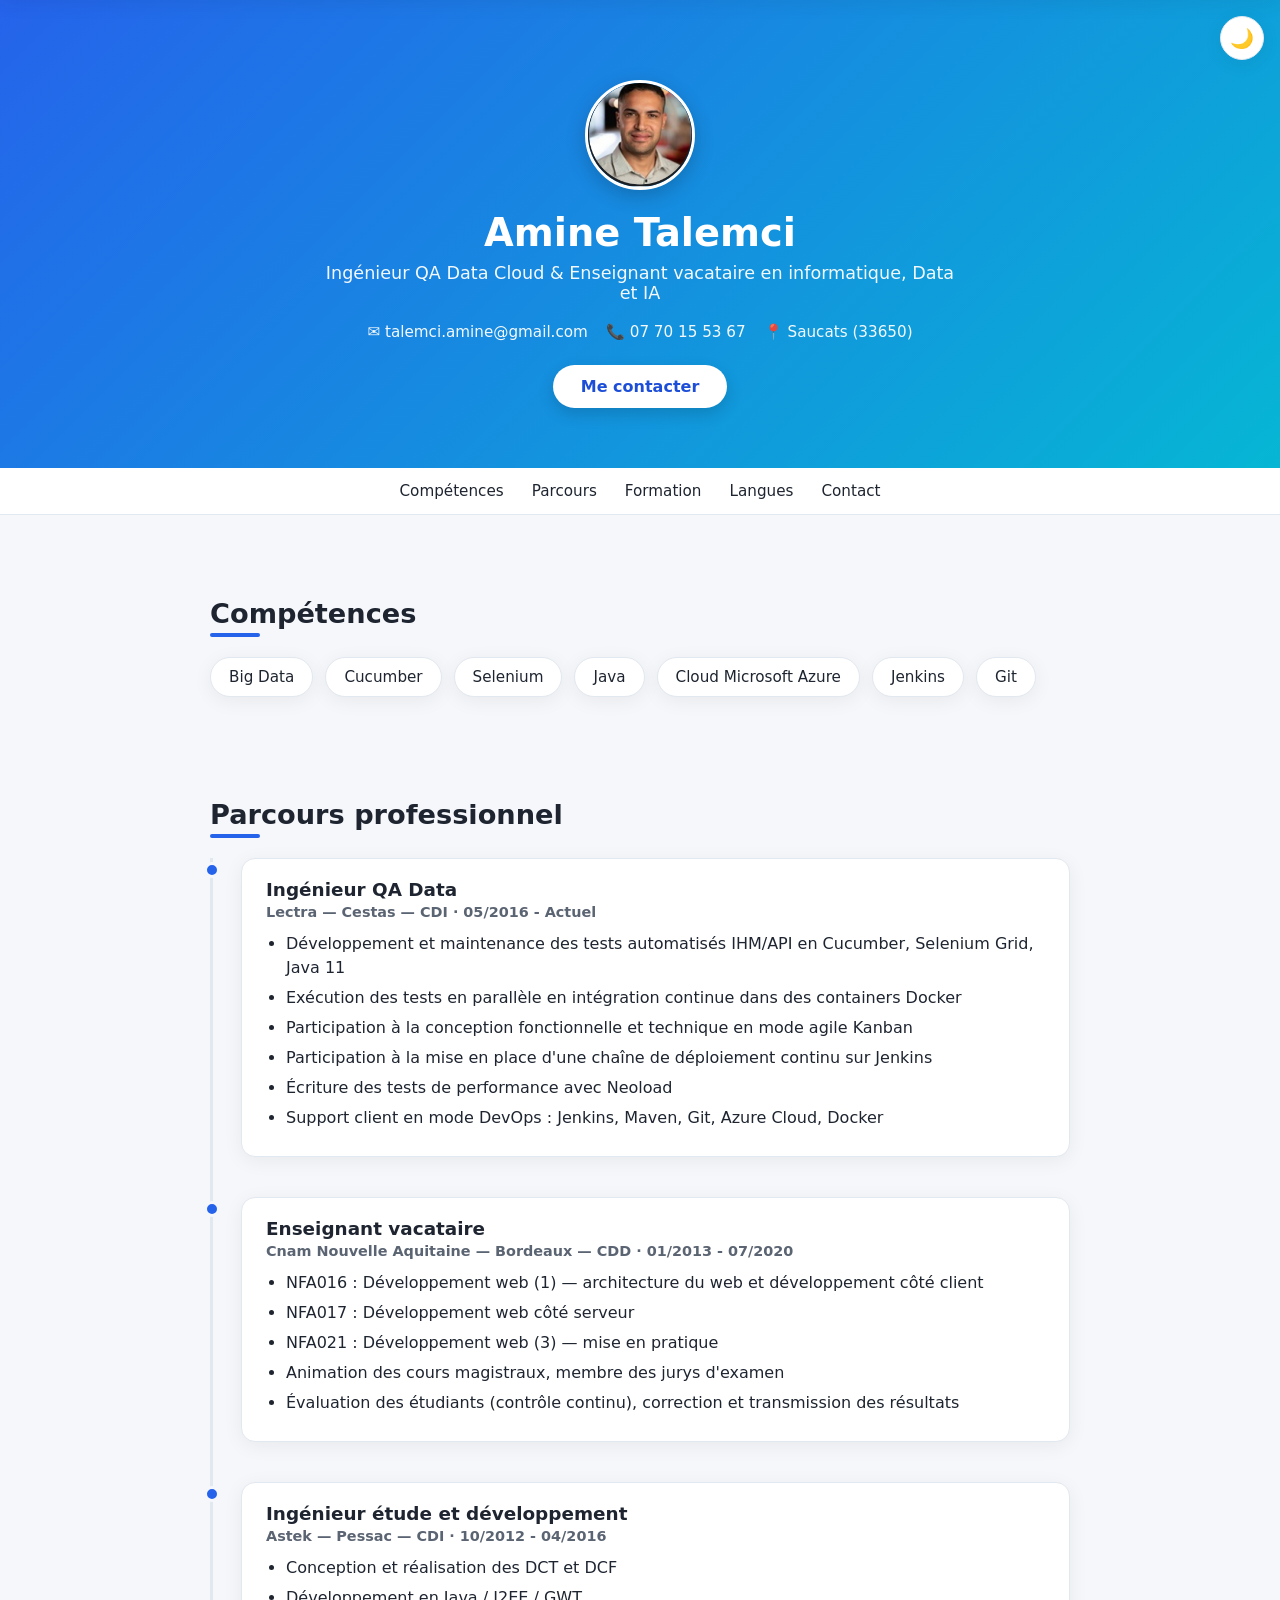
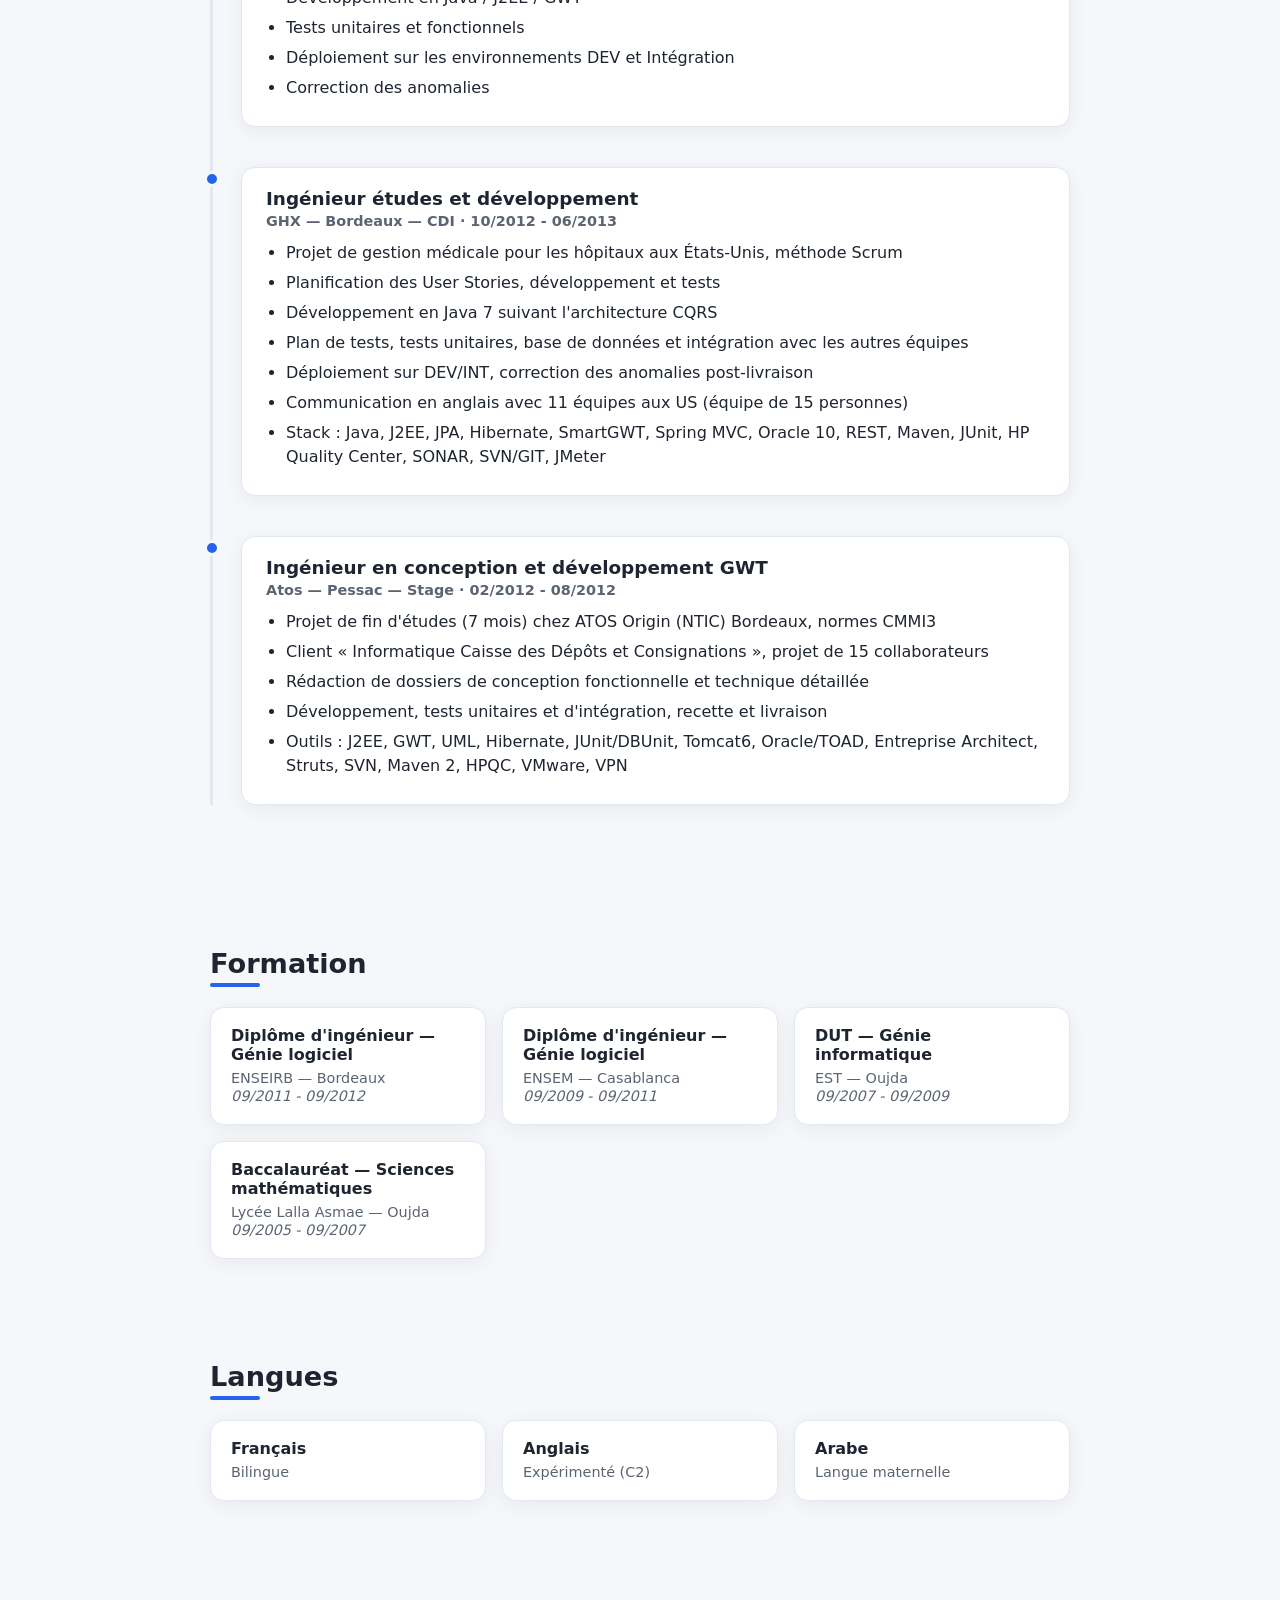
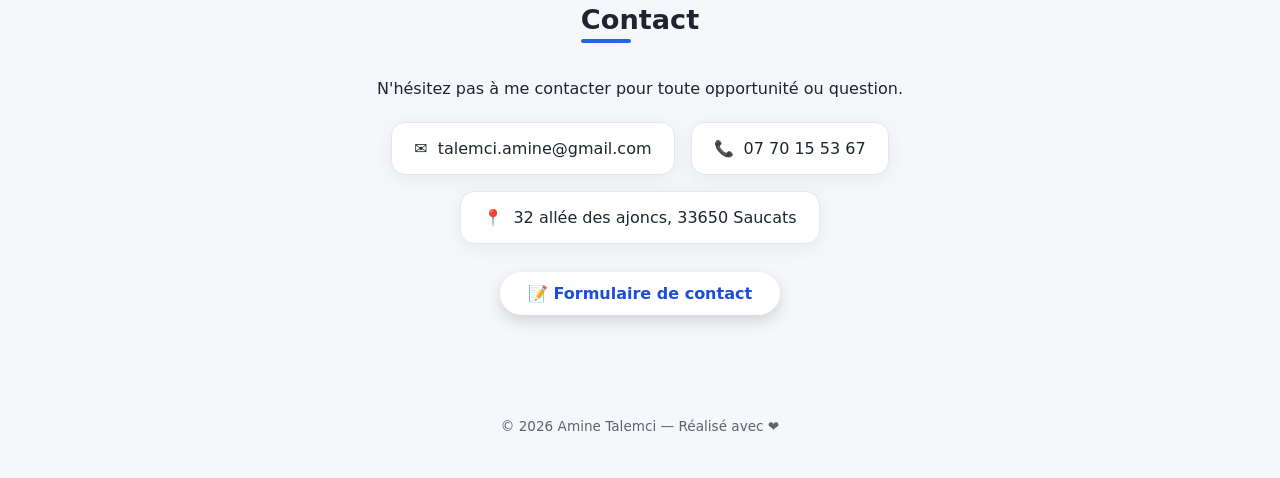
<file: docs/index.html>
<!DOCTYPE html>
<html lang="fr">
<head>
<meta charset="UTF-8">
<meta name="viewport" content="width=device-width, initial-scale=1.0">
<title>Amine Talemci — Ingénieur QA Data Cloud, Formateur en Informatique, Dat, IA</title>
<link rel="stylesheet" href="style.css">
</head>
<body>

<div id="success-banner" class="success-banner" role="status">
  ✅ Merci, votre message a bien été envoyé ! Je vous répondrai au plus vite.
</div>

<button id="theme-toggle" aria-label="Changer de thème">🌙</button>

<header class="hero">
  <div class="hero-content">
    <a href="index.html" aria-label="Retour à l'accueil">
      <img class="avatar" src="maphoto.png" alt="Photo d'Amine Talemci">
    </a>
    <h1>Amine Talemci</h1>
    <p class="subtitle">Ingénieur QA Data Cloud &amp; Enseignant vacataire en informatique, Data et IA</p>
    <div class="contact-bar">
      <a href="mailto:talemci.amine@gmail.com">✉️ talemci.amine@gmail.com</a>
      <a href="tel:0770155367">📞 07 70 15 53 67</a>
      <span>📍 Saucats (33650)</span>
    </div>
    <a class="cta" href="contact.html">Me contacter</a>
  </div>
</header>

<nav class="navbar">
  <a href="#competences">Compétences</a>
  <a href="#parcours">Parcours</a>
  <a href="#formation">Formation</a>
  <a href="#langues">Langues</a>
  <a href="contact.html">Contact</a>
</nav>

<main>

<section id="competences" class="section">
  <h2>Compétences</h2>
  <div class="skills">
    <span class="skill">Big Data</span>
    <span class="skill">Cucumber</span>
    <span class="skill">Selenium</span>
    <span class="skill">Java</span>
    <span class="skill">Cloud Microsoft Azure</span>
    <span class="skill">Jenkins</span>
    <span class="skill">Git</span>
  </div>
</section>

<section id="parcours" class="section">
  <h2>Parcours professionnel</h2>
  <div class="timeline">

    <div class="timeline-item">
      <div class="timeline-dot"></div>
      <div class="timeline-content">
        <h3>Ingénieur QA Data</h3>
        <p class="job-meta">Lectra — Cestas — CDI · 05/2016 - Actuel</p>
        <ul>
          <li>Développement et maintenance des tests automatisés IHM/API en Cucumber, Selenium Grid, Java 11</li>
          <li>Exécution des tests en parallèle en intégration continue dans des containers Docker</li>
          <li>Participation à la conception fonctionnelle et technique en mode agile Kanban</li>
          <li>Participation à la mise en place d'une chaîne de déploiement continu sur Jenkins</li>
          <li>Écriture des tests de performance avec Neoload</li>
          <li>Support client en mode DevOps : Jenkins, Maven, Git, Azure Cloud, Docker</li>
        </ul>
      </div>
    </div>

    <div class="timeline-item">
      <div class="timeline-dot"></div>
      <div class="timeline-content">
        <h3>Enseignant vacataire</h3>
        <p class="job-meta">Cnam Nouvelle Aquitaine — Bordeaux — CDD · 01/2013 - 07/2020</p>
        <ul>
          <li>NFA016 : Développement web (1) — architecture du web et développement côté client</li>
          <li>NFA017 : Développement web côté serveur</li>
          <li>NFA021 : Développement web (3) — mise en pratique</li>
          <li>Animation des cours magistraux, membre des jurys d'examen</li>
          <li>Évaluation des étudiants (contrôle continu), correction et transmission des résultats</li>
        </ul>
      </div>
    </div>

    <div class="timeline-item">
      <div class="timeline-dot"></div>
      <div class="timeline-content">
        <h3>Ingénieur étude et développement</h3>
        <p class="job-meta">Astek — Pessac — CDI · 10/2012 - 04/2016</p>
        <ul>
          <li>Conception et réalisation des DCT et DCF</li>
          <li>Développement en Java / J2EE / GWT</li>
          <li>Tests unitaires et fonctionnels</li>
          <li>Déploiement sur les environnements DEV et Intégration</li>
          <li>Correction des anomalies</li>
        </ul>
      </div>
    </div>

    <div class="timeline-item">
      <div class="timeline-dot"></div>
      <div class="timeline-content">
        <h3>Ingénieur études et développement</h3>
        <p class="job-meta">GHX — Bordeaux — CDI · 10/2012 - 06/2013</p>
        <ul>
          <li>Projet de gestion médicale pour les hôpitaux aux États-Unis, méthode Scrum</li>
          <li>Planification des User Stories, développement et tests</li>
          <li>Développement en Java 7 suivant l'architecture CQRS</li>
          <li>Plan de tests, tests unitaires, base de données et intégration avec les autres équipes</li>
          <li>Déploiement sur DEV/INT, correction des anomalies post-livraison</li>
          <li>Communication en anglais avec 11 équipes aux US (équipe de 15 personnes)</li>
          <li>Stack : Java, J2EE, JPA, Hibernate, SmartGWT, Spring MVC, Oracle 10, REST, Maven, JUnit, HP Quality Center, SONAR, SVN/GIT, JMeter</li>
        </ul>
      </div>
    </div>

    <div class="timeline-item">
      <div class="timeline-dot"></div>
      <div class="timeline-content">
        <h3>Ingénieur en conception et développement GWT</h3>
        <p class="job-meta">Atos — Pessac — Stage · 02/2012 - 08/2012</p>
        <ul>
          <li>Projet de fin d'études (7 mois) chez ATOS Origin (NTIC) Bordeaux, normes CMMI3</li>
          <li>Client « Informatique Caisse des Dépôts et Consignations », projet de 15 collaborateurs</li>
          <li>Rédaction de dossiers de conception fonctionnelle et technique détaillée</li>
          <li>Développement, tests unitaires et d'intégration, recette et livraison</li>
          <li>Outils : J2EE, GWT, UML, Hibernate, JUnit/DBUnit, Tomcat6, Oracle/TOAD, Entreprise Architect, Struts, SVN, Maven 2, HPQC, VMware, VPN</li>
        </ul>
      </div>
    </div>

  </div>
</section>

<section id="formation" class="section">
  <h2>Formation</h2>
  <div class="formation-grid">
    <div class="formation-card">
      <h3>Diplôme d'ingénieur — Génie logiciel</h3>
      <p>ENSEIRB — Bordeaux</p>
      <p class="date">09/2011 - 09/2012</p>
    </div>
    <div class="formation-card">
      <h3>Diplôme d'ingénieur — Génie logiciel</h3>
      <p>ENSEM — Casablanca</p>
      <p class="date">09/2009 - 09/2011</p>
    </div>
    <div class="formation-card">
      <h3>DUT — Génie informatique</h3>
      <p>EST — Oujda</p>
      <p class="date">09/2007 - 09/2009</p>
    </div>
    <div class="formation-card">
      <h3>Baccalauréat — Sciences mathématiques</h3>
      <p>Lycée Lalla Asmae — Oujda</p>
      <p class="date">09/2005 - 09/2007</p>
    </div>
  </div>
</section>

<section id="langues" class="section">
  <h2>Langues</h2>
  <div class="langues">
    <div class="langue-card">
      <h3>Français</h3>
      <p>Bilingue</p>
    </div>
    <div class="langue-card">
      <h3>Anglais</h3>
      <p>Expérimenté (C2)</p>
    </div>
    <div class="langue-card">
      <h3>Arabe</h3>
      <p>Langue maternelle</p>
    </div>
  </div>
</section>

<section id="contact" class="section contact-section">
  <h2>Contact</h2>
  <p>N'hésitez pas à me contacter pour toute opportunité ou question.</p>
  <div class="contact-cards">
    <a class="contact-card" href="mailto:talemci.amine@gmail.com">
      <span>✉️</span> talemci.amine@gmail.com
    </a>
    <a class="contact-card" href="tel:0770155367">
      <span>📞</span> 07 70 15 53 67
    </a>
    <div class="contact-card">
      <span>📍</span> 32 allée des ajoncs, 33650 Saucats
    </div>
  </div>
  <a class="cta" href="contact.html" style="margin-top:28px;display:inline-block;">📝 Formulaire de contact</a>
</section>

</main>

<footer>
  <p>&copy; <span id="year"></span> Amine Talemci — Réalisé avec ❤️</p>
</footer>

<script src="script.js"></script>
<script>
  // Affiche la bannière de succès après redirection FormSubmit (?envoye=1)
  if (new URLSearchParams(window.location.search).get('envoye') === '1') {
    document.getElementById('success-banner').classList.add('visible');
    history.replaceState(null, '', window.location.pathname);
    setTimeout(() => {
      document.getElementById('success-banner').classList.remove('visible');
    }, 6000);
  }
</script>
</body>
</html>
</file>
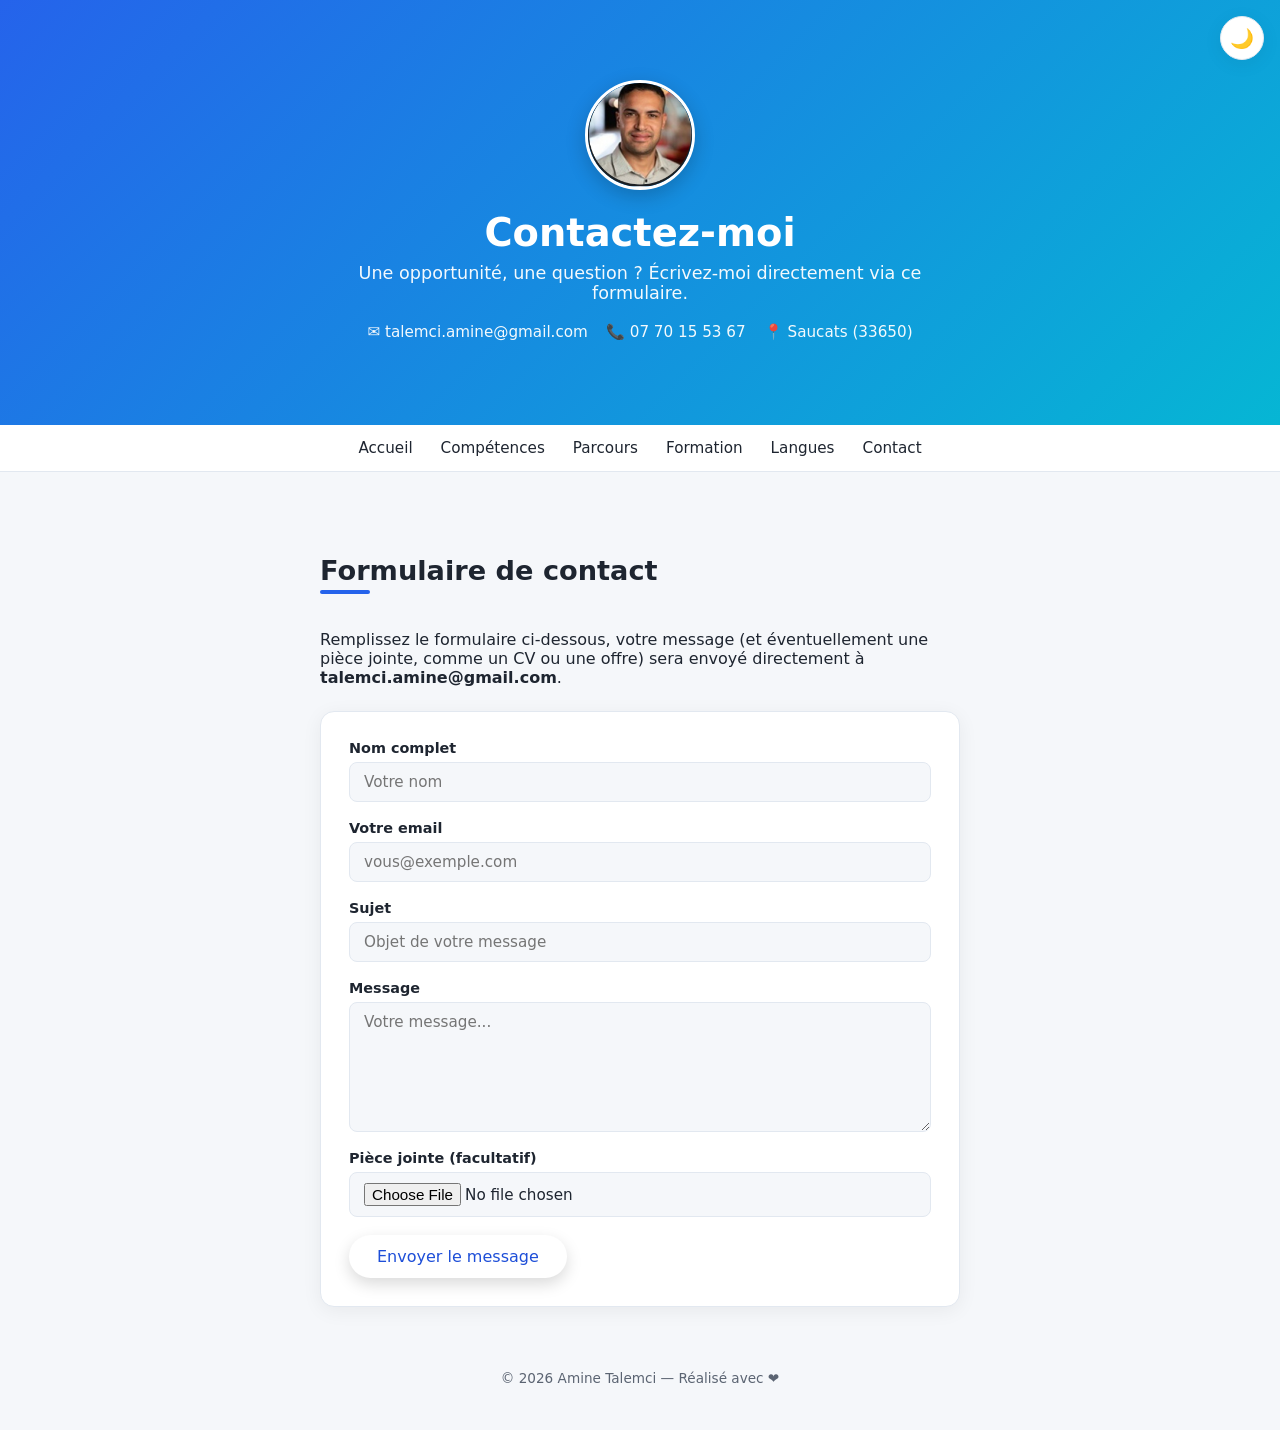
<file: docs/contact.html>
<!DOCTYPE html>
<html lang="fr">
<head>
<meta charset="UTF-8">
<meta name="viewport" content="width=device-width, initial-scale=1.0">
<title>Contact — Amine Talemci</title>
<link rel="stylesheet" href="style.css">
</head>
<body>

<button id="theme-toggle" aria-label="Changer de thème">🌙</button>

<header class="hero">
  <div class="hero-content">
    <a href="index.html" aria-label="Retour à l'accueil">
      <img class="avatar" src="maphoto.png" alt="Photo d'Amine Talemci">
    </a>
    <h1>Contactez-moi</h1>
    <p class="subtitle">Une opportunité, une question ? Écrivez-moi directement via ce formulaire.</p>
    <div class="contact-bar">
      <a href="mailto:talemci.amine@gmail.com">✉️ talemci.amine@gmail.com</a>
      <a href="tel:0770155367">📞 07 70 15 53 67</a>
      <span>📍 Saucats (33650)</span>
    </div>
  </div>
</header>

<nav class="navbar">
  <a href="index.html">Accueil</a>
  <a href="index.html#competences">Compétences</a>
  <a href="index.html#parcours">Parcours</a>
  <a href="index.html#formation">Formation</a>
  <a href="index.html#langues">Langues</a>
  <a href="contact.html">Contact</a>
</nav>

<main>

<section class="section contact-form-section visible">
  <h2>Formulaire de contact</h2>
  <p>
    Remplissez le formulaire ci-dessous, votre message (et éventuellement une pièce jointe,
    comme un CV ou une offre) sera envoyé directement à
    <strong>talemci.amine@gmail.com</strong>.
  </p>

  <form
    class="contact-form"
    action="https://formsubmit.co/talemci.amine@gmail.com"
    method="POST"
    enctype="multipart/form-data"
  >
    <!-- Configuration FormSubmit : voir https://formsubmit.co/ -->
    <input type="hidden" name="_subject" value="Nouveau message depuis le CV en ligne">
    <input type="hidden" name="_template" value="table">
    <input type="hidden" name="_captcha" value="true">
    <input type="hidden" name="_next" value="https://a-talemci.github.io/cv/index.html?envoye=1">
    <!-- Piège anti-spam (honeypot), doit rester vide -->
    <input type="text" name="_honey" style="display:none">

    <div class="form-group">
      <label for="name">Nom complet</label>
      <input type="text" id="name" name="name" placeholder="Votre nom" required>
    </div>

    <div class="form-group">
      <label for="email">Votre email</label>
      <input type="email" id="email" name="email" placeholder="vous@exemple.com" required>
    </div>

    <div class="form-group">
      <label for="subject">Sujet</label>
      <input type="text" id="subject" name="subject" placeholder="Objet de votre message">
    </div>

    <div class="form-group">
      <label for="message">Message</label>
      <textarea id="message" name="message" rows="6" placeholder="Votre message..." required></textarea>
    </div>

    <div class="form-group">
      <label for="attachment">Pièce jointe (facultatif)</label>
      <input type="file" id="attachment" name="attachment">
    </div>

    <button type="submit" class="cta">Envoyer le message</button>
  </form>
</section>

</main>

<footer>
  <p>&copy; <span id="year"></span> Amine Talemci — Réalisé avec ❤️</p>
</footer>

<script src="script.js"></script>
</body>
</html>
</file>
<file: docs/style.css>
:root {
  --bg: #f5f7fa;
  --bg-alt: #ffffff;
  --text: #1e2530;
  --text-muted: #5b6472;
  --primary: #2563eb;
  --primary-dark: #1d4ed8;
  --accent: #06b6d4;
  --border: #e2e8f0;
  --shadow: 0 4px 20px rgba(0,0,0,0.06);
  --radius: 14px;
}

[data-theme="dark"] {
  --bg: #0f1420;
  --bg-alt: #171d2b;
  --text: #e6e9ef;
  --text-muted: #9aa4b2;
  --primary: #60a5fa;
  --primary-dark: #3b82f6;
  --accent: #22d3ee;
  --border: #2a3245;
  --shadow: 0 4px 20px rgba(0,0,0,0.4);
}

* { box-sizing: border-box; }

.success-banner {
  position: fixed;
  top: 0;
  left: 0;
  right: 0;
  z-index: 200;
  text-align: center;
  padding: 16px 20px;
  background: #22c55e;
  color: white;
  font-weight: 600;
  box-shadow: var(--shadow);
  transform: translateY(-100%);
  transition: transform 0.4s ease;
}
.success-banner.visible {
  transform: translateY(0);
}


body {
  margin: 0;
  font-family: "Segoe UI", system-ui, -apple-system, sans-serif;
  background: var(--bg);
  color: var(--text);
  transition: background 0.3s ease, color 0.3s ease;
}

#theme-toggle {
  position: fixed;
  top: 16px;
  right: 16px;
  z-index: 100;
  width: 44px;
  height: 44px;
  border-radius: 50%;
  border: 1px solid var(--border);
  background: var(--bg-alt);
  color: var(--text);
  font-size: 1.2rem;
  cursor: pointer;
  box-shadow: var(--shadow);
}

.hero {
  background: linear-gradient(135deg, var(--primary) 0%, var(--accent) 100%);
  color: white;
  text-align: center;
  padding: 80px 20px 60px;
}

.avatar {
  width: 110px;
  height: 110px;
  border-radius: 50%;
  object-fit: cover;
  background: rgba(255,255,255,0.2);
  border: 3px solid white;
  display: block;
  margin: 0 auto 20px;
  box-shadow: 0 6px 20px rgba(0,0,0,0.2);
  cursor: pointer;
  transition: transform 0.2s ease;
}
.avatar:hover { transform: scale(1.05); }

.hero h1 {
  margin: 0 0 8px;
  font-size: 2.4rem;
}

.subtitle {
  margin: 0 0 20px;
  font-size: 1.1rem;
  opacity: 0.95;
  max-width: 640px;
  margin-inline: auto;
}

.contact-bar {
  display: flex;
  flex-wrap: wrap;
  justify-content: center;
  gap: 18px;
  margin-bottom: 24px;
  font-size: 0.95rem;
}

.contact-bar a, .contact-bar span {
  color: white;
  text-decoration: none;
  opacity: 0.95;
}
.contact-bar a:hover { text-decoration: underline; }

.cta {
  display: inline-block;
  background: white;
  color: var(--primary-dark);
  padding: 12px 28px;
  border-radius: 999px;
  text-decoration: none;
  font-weight: 600;
  box-shadow: 0 6px 16px rgba(0,0,0,0.15);
  transition: transform 0.2s ease;
}
.cta:hover { transform: translateY(-2px); }

.navbar {
  position: sticky;
  top: 0;
  z-index: 50;
  display: flex;
  justify-content: center;
  gap: 28px;
  background: var(--bg-alt);
  border-bottom: 1px solid var(--border);
  padding: 14px 10px;
  flex-wrap: wrap;
}
.navbar a {
  color: var(--text);
  text-decoration: none;
  font-weight: 500;
  font-size: 0.95rem;
}
.navbar a:hover { color: var(--primary); }

main { max-width: 900px; margin: 0 auto; padding: 0 20px; }

.section {
  padding: 60px 0 20px;
  opacity: 0;
  transform: translateY(20px);
  transition: opacity 0.6s ease, transform 0.6s ease;
}
.section.visible { opacity: 1; transform: translateY(0); }

.section h2 {
  font-size: 1.7rem;
  margin-bottom: 28px;
  position: relative;
  display: inline-block;
}
.section h2::after {
  content: "";
  position: absolute;
  left: 0;
  bottom: -8px;
  height: 4px;
  width: 50px;
  background: var(--primary);
  border-radius: 2px;
}

.skills {
  display: flex;
  flex-wrap: wrap;
  gap: 12px;
}
.skill {
  background: var(--bg-alt);
  border: 1px solid var(--border);
  padding: 10px 18px;
  border-radius: 999px;
  font-size: 0.95rem;
  box-shadow: var(--shadow);
}

.timeline {
  position: relative;
  padding-left: 28px;
  border-left: 3px solid var(--border);
}
.timeline-item {
  position: relative;
  margin-bottom: 40px;
}
.timeline-dot {
  position: absolute;
  left: -37px;
  top: 4px;
  width: 16px;
  height: 16px;
  border-radius: 50%;
  background: var(--primary);
  border: 3px solid var(--bg);
}
.timeline-content {
  background: var(--bg-alt);
  border: 1px solid var(--border);
  border-radius: var(--radius);
  padding: 20px 24px;
  box-shadow: var(--shadow);
}
.timeline-content h3 { margin: 0 0 4px; font-size: 1.15rem; }
.job-meta {
  color: var(--text-muted);
  margin: 0 0 12px;
  font-size: 0.9rem;
  font-weight: 600;
}
.timeline-content ul { margin: 0; padding-left: 20px; }
.timeline-content li { margin-bottom: 6px; line-height: 1.5; }

.formation-grid, .langues {
  display: grid;
  grid-template-columns: repeat(auto-fit, minmax(220px, 1fr));
  gap: 16px;
}
.formation-card, .langue-card {
  background: var(--bg-alt);
  border: 1px solid var(--border);
  border-radius: var(--radius);
  padding: 18px 20px;
  box-shadow: var(--shadow);
}
.formation-card h3, .langue-card h3 {
  margin: 0 0 6px;
  font-size: 1rem;
}
.formation-card p, .langue-card p {
  margin: 2px 0;
  color: var(--text-muted);
  font-size: 0.9rem;
}
.formation-card .date { font-style: italic; }

.contact-section { text-align: center; padding-bottom: 60px; }
.contact-cards {
  display: flex;
  flex-wrap: wrap;
  justify-content: center;
  gap: 16px;
  margin-top: 24px;
}
.contact-card {
  background: var(--bg-alt);
  border: 1px solid var(--border);
  border-radius: var(--radius);
  padding: 16px 22px;
  box-shadow: var(--shadow);
  color: var(--text);
  text-decoration: none;
  display: flex;
  align-items: center;
  gap: 10px;
  font-weight: 500;
}
.contact-card:hover { border-color: var(--primary); }

.contact-form-section {
  max-width: 640px;
  margin: 0 auto;
}

.contact-form {
  display: flex;
  flex-direction: column;
  gap: 18px;
  margin-top: 24px;
  background: var(--bg-alt);
  border: 1px solid var(--border);
  border-radius: var(--radius);
  padding: 28px;
  box-shadow: var(--shadow);
}

.form-group {
  display: flex;
  flex-direction: column;
  gap: 6px;
}

.form-group label {
  font-weight: 600;
  font-size: 0.9rem;
}

.form-group input,
.form-group textarea {
  font-family: inherit;
  font-size: 0.95rem;
  padding: 10px 14px;
  border-radius: 8px;
  border: 1px solid var(--border);
  background: var(--bg);
  color: var(--text);
}

.form-group input:focus,
.form-group textarea:focus {
  outline: none;
  border-color: var(--primary);
}

.contact-form .cta {
  align-self: flex-start;
  border: none;
  cursor: pointer;
  font: inherit;
}

footer {
  text-align: center;
  padding: 30px 20px;
  color: var(--text-muted);
  font-size: 0.85rem;
}

@media (max-width: 600px) {
  .hero h1 { font-size: 1.8rem; }
  .navbar { gap: 14px; font-size: 0.85rem; }
}
</file>
